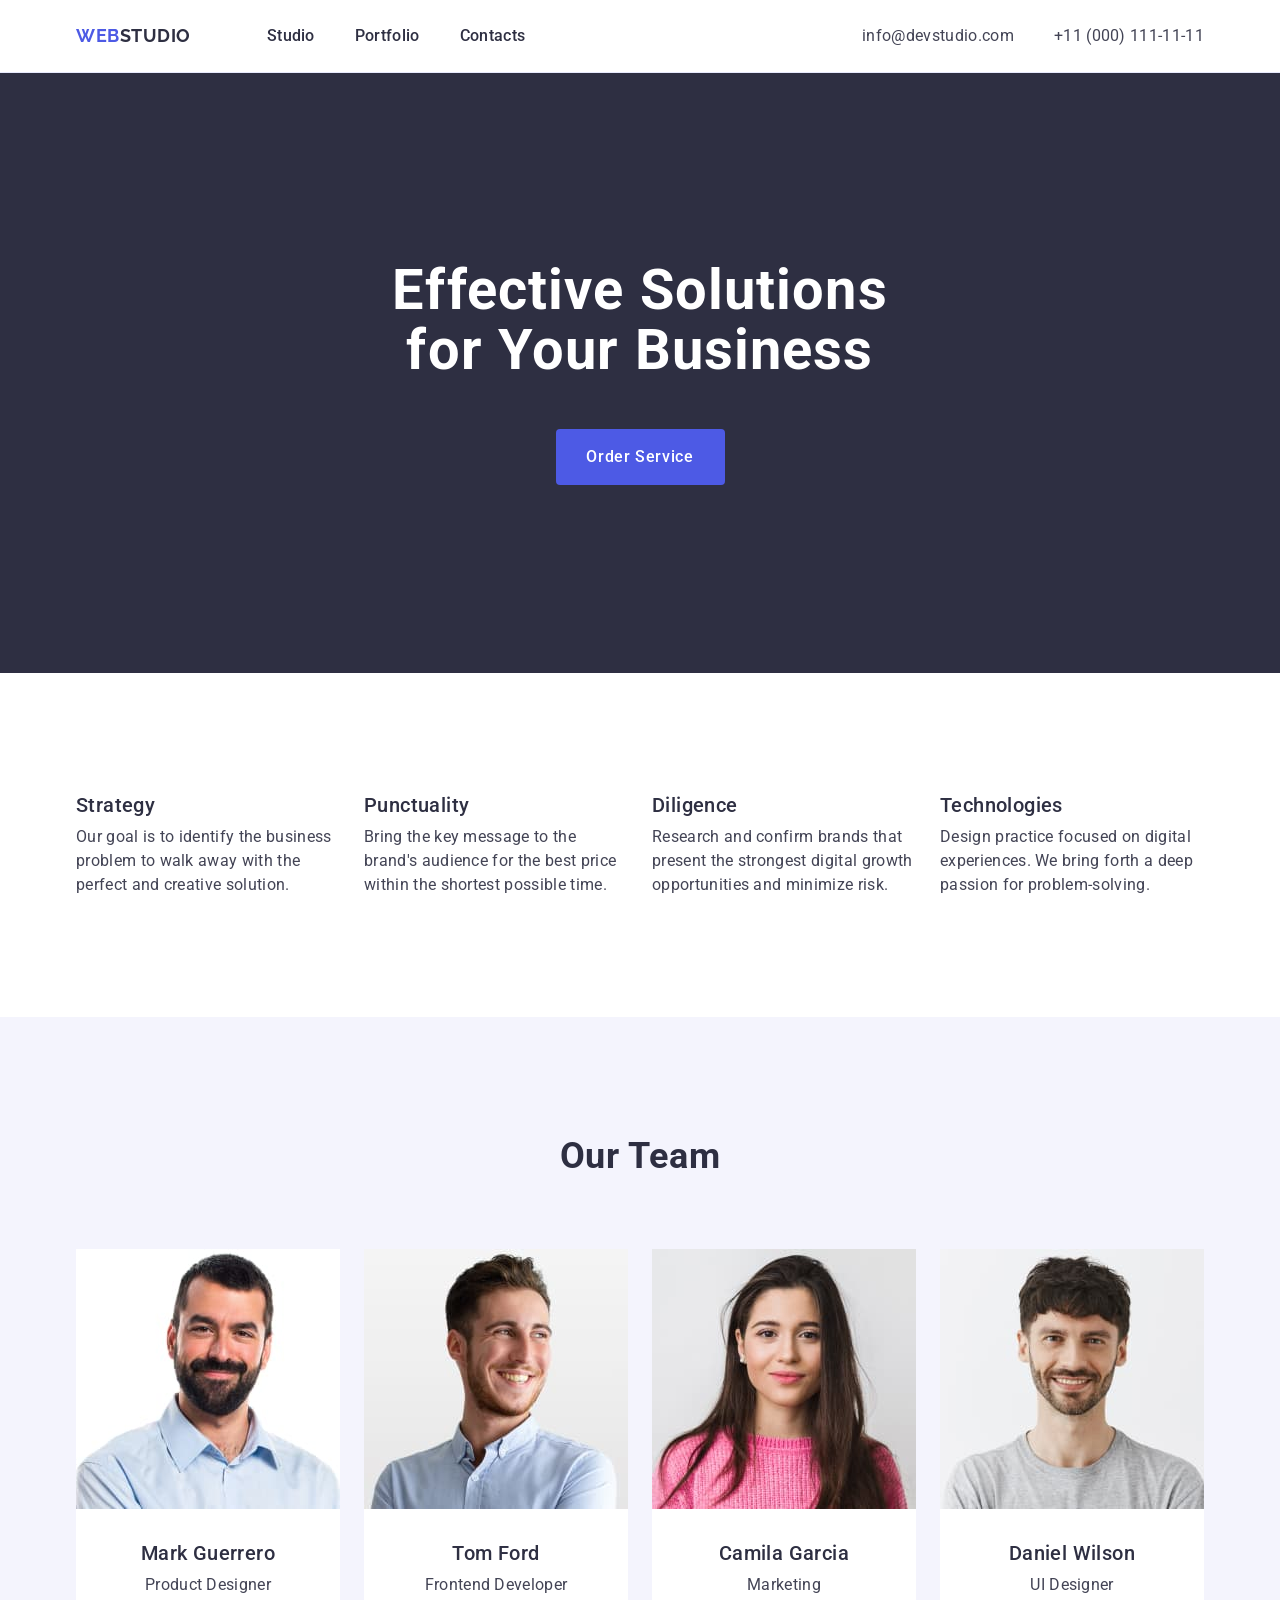
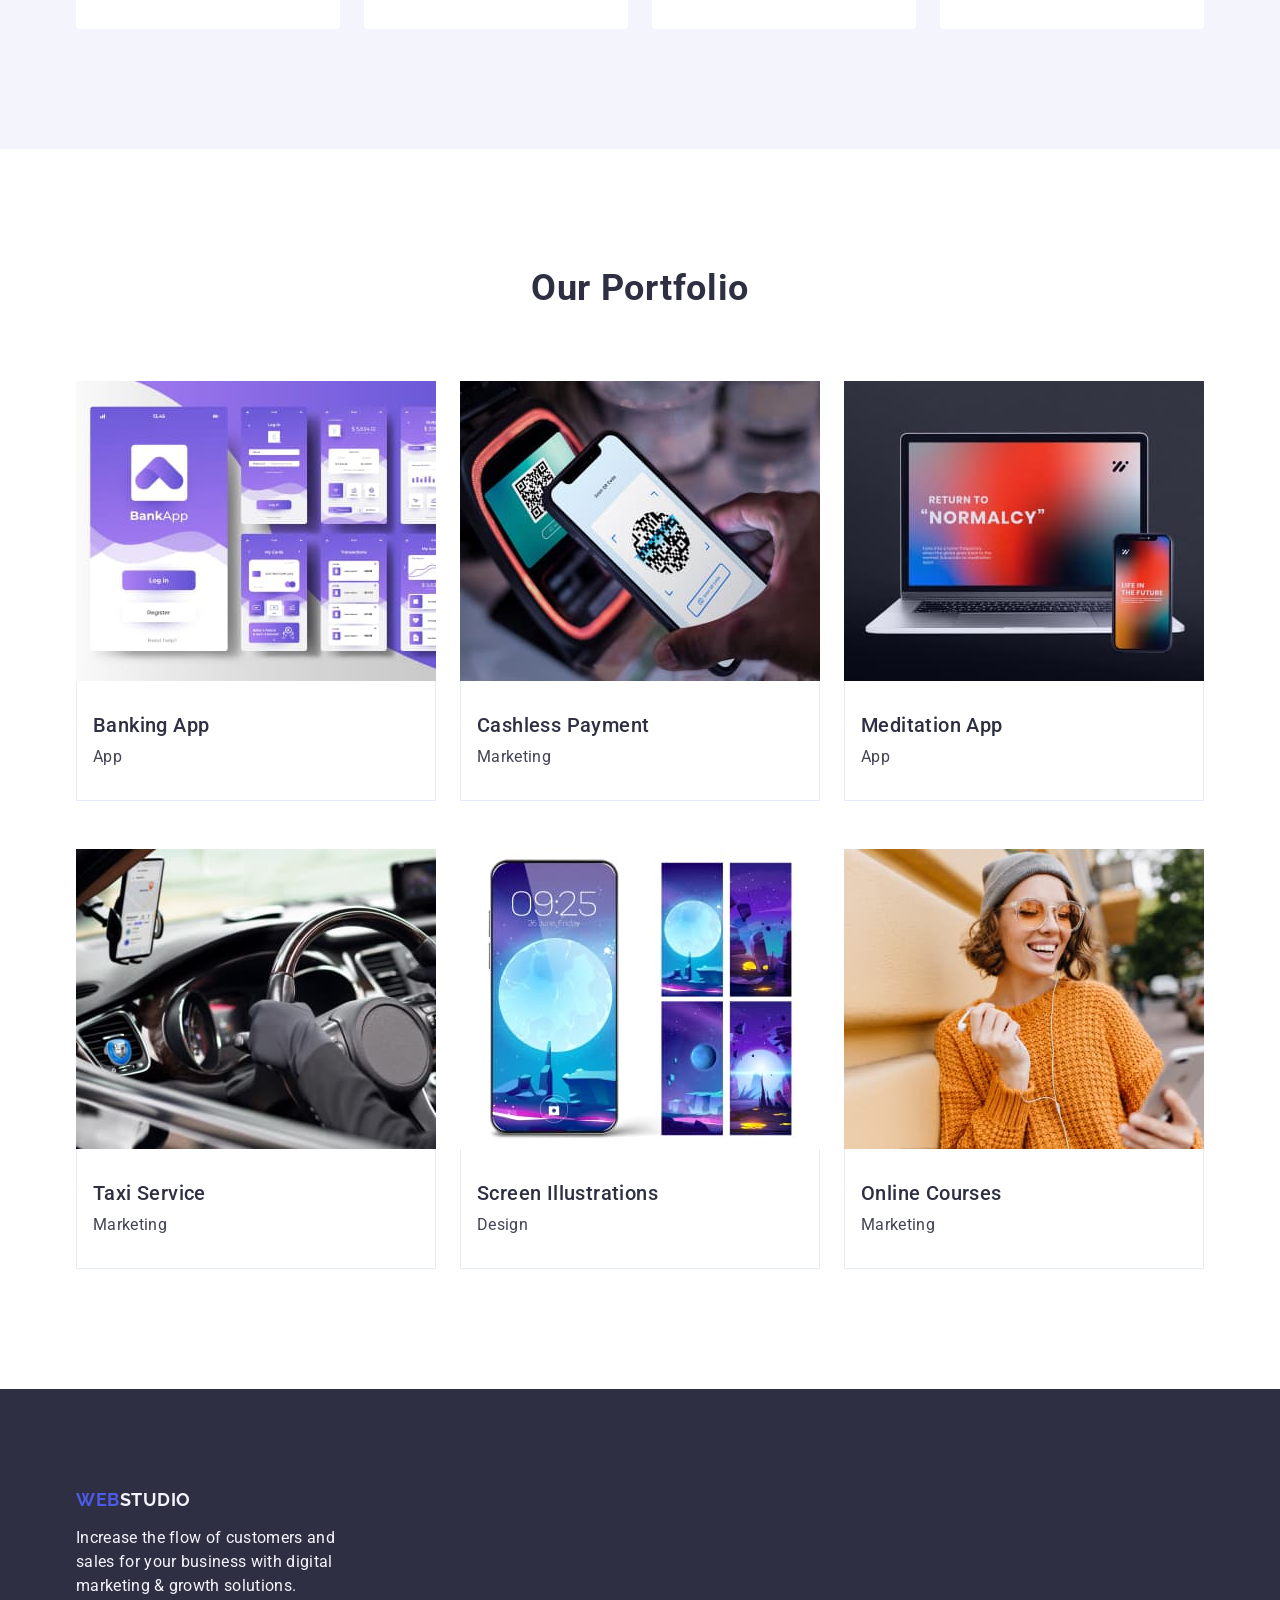
<file: index.html>
<!DOCTYPE html>
<html lang="en">

<head>
    <meta charset="UTF-8">
    <meta name="viewport" content="width=device-width, initial-scale=1.0">
    <title>WebStudio</title>
    <link rel="preconnect" href="https://fonts.googleapis.com">
    <link rel="preconnect" href="https://fonts.gstatic.com" crossorigin>
    <link href="https://fonts.googleapis.com/css2?family=Raleway:wght@700&family=Roboto:wght@400;500;700&display=swap"
        rel="stylesheet">
    <link rel="stylesheet"
        href="https://cdnjs.cloudflare.com/ajax/libs/modern-normalize/3.0.0/modern-normalize.min.css">
    <link rel="stylesheet" href="./css/styles.css">
</head>

<body>
    <!--Navigation-->
    <header class="page-header">
        <div class="container header-container">
            <nav class="header-nav">
                <a class="logo header-logo" href="./index.html">Web<span class="logo-color">Studio</span></a>
                <ul class="nav-list">
                    <li class="nav-item">
                        <a class="nav-link" href="./index.html">Studio</a>
                    </li>
                    <li class="nav-item">
                        <a class="nav-link" href="">Portfolio</a>
                    </li>
                    <li class="nav-item">
                        <a class="nav-link" href="">Contacts</a>
                    </li>
                </ul>
            </nav>
            <address class="contacts">
                <ul class="contacts-list">
                    <li class="contacts-item">
                        <a class="contacts-link" href="mailto:info@devstudio.com">info@devstudio.com</a>
                    </li>
                    <li class="contacts-item">
                        <a class="contacts-link" href="tel:+110001111111">+11 (000) 111-11-11</a>
                    </li>
                </ul>
            </address>
        </div>
    </header>

    <main>
        <!--Hero section-->
        <section class="hero section">
            <div class="container">
                <h1 class="hero-title">Effective Solutions for Your Business</h1>
                <button class="hero-button" type="button">Order Service</button>
            </div>
        </section>
        <!--Benefits section-->
        <section class="benefits section">
            <div class="container">
                <h2 class="section-title visually-hidden">Benefits</h2>
                <ul class="benefits-list">
                    <li class="benefits-item">
                        <h3 class="benefits-item-title">Strategy</h3>
                        <p class="benefits-item-text">Our goal is to identify the business
                            problem to walk away with the perfect and creative solution.
                        </p>
                    </li>
                    <li class="benefits-item">
                        <h3 class="benefits-item-title">Punctuality</h3>
                        <p class="benefits-item-text">Bring the key message to the brand's audience
                            for the best price within the shortest possible
                            time.
                        </p>
                    </li>
                    <li class="benefits-item">
                        <h3 class="benefits-item-title">Diligence</h3>
                        <p class="benefits-item-text">Research and confirm brands that present the strongest
                            digital growth opportunities and minimize
                            risk.
                        </p>
                    </li>
                    <li class="benefits-item">
                        <h3 class="benefits-item-title">Technologies</h3>
                        <p class="benefits-item-text">Design practice focused on digital experiences.
                            We bring forth a deep passion for
                            problem-solving.
                        </p>
                    </li>
                </ul>
            </div>
        </section>
        <!--Team section-->
        <section class="team section">
            <div class="container">
                <h2 class="section-title">Our Team</h2>
                <ul class="team-list">
                    <li class="team-item">
                        <img class="team-item-img" src="./images/mark.jpg" alt="worker Mark" width="264" height="260">
                        <div class="team-item-container">
                            <h3 class="team-item-title">Mark Guerrero</h3>
                            <p class="team-item-text">Product Designer</p>
                        </div>
                    </li>
                    <li class="team-item">
                        <img class="team-item-img" src="./images/tom.jpg" alt="worker Tom" width="264" height="260">
                        <div class="team-item-container">
                            <h3 class="team-item-title">Tom Ford</h3>
                            <p class="team-item-text">Frontend Developer</p>
                        </div>
                    </li>
                    <li class="team-item">
                        <img class="team-item-img" src="./images/camila.jpg" alt="worker Camila" width="264"
                            height="260">
                        <div class="team-item-container">
                            <h3 class="team-item-title">Camila Garcia</h3>
                            <p class="team-item-text">Marketing</p>
                        </div>
                    </li>
                    <li class="team-item">
                        <img class="team-item-img" src="./images/daniel.jpg" alt="worker Daniel" width="264"
                            height="260">
                        <div class="team-item-container">
                            <h3 class="team-item-title">Daniel Wilson</h3>
                            <p class="team-item-text">UI Designer</p>
                        </div>
                    </li>
                </ul>
            </div>
        </section>
        <!--Portfolio section-->
        <section class="portfolio section">
            <div class="container">
                <h2 class="section-title">Our Portfolio</h2>
                <ul class="portfolio-list">
                    <li class="portfolio-item">
                        <img class="portfolio-item-img" src="./images/bankingapp.jpg" alt="banking app design"
                            width="360" height="300">
                        <div class="portfolio-item-container">
                            <h3 class="portfolio-item-title">Banking App</h3>
                            <p class="portfolio-item-text">App</p>
                        </div>
                    </li>
                    <li class="portfolio-item">
                        <img class="portfolio-item-img" src="./images/cashlesspayment.jpg" alt="payment using qr code"
                            width="360" height="300">
                        <div class="portfolio-item-container">
                            <h3 class="portfolio-item-title">Cashless Payment</h3>
                            <p class="portfolio-item-text">Marketing</p>
                        </div>
                    </li>
                    <li class="portfolio-item">
                        <img class="portfolio-item-img" src="./images/meditationapp.jpg" alt="laptop and phone"
                            width="360" height="300">
                        <div class="portfolio-item-container">
                            <h3 class="portfolio-item-title">Meditation App</h3>
                            <p class="portfolio-item-text">App</p>
                        </div>
                    </li>
                    <li class="portfolio-item">
                        <img class="portfolio-item-img" src="./images/taxiservice.jpg" alt="car interior" width="360"
                            height="300">
                        <div class="portfolio-item-container">
                            <h3 class="portfolio-item-title">Taxi Service</h3>
                            <p class="portfolio-item-text">Marketing</p>
                        </div>
                    </li>
                    <li class="portfolio-item">
                        <img class="portfolio-item-img" src="./images/screenillustrations.jpg" alt="phone home screen"
                            width="360" height="300">
                        <div class="portfolio-item-container">
                            <h3 class="portfolio-item-title">Screen Illustrations</h3>
                            <p class="portfolio-item-text">Design</p>
                        </div>
                    </li>
                    <li class="portfolio-item">
                        <img class="portfolio-item-img" src="./images/onlinecourses.jpg"
                            alt="girl with headphones and a phone in her hands" width="360" height="300">
                        <div class="portfolio-item-container">
                            <h3 class="portfolio-item-title">Online Courses</h3>
                            <p class="portfolio-item-text">Marketing</p>
                        </div>
                    </li>
                </ul>
            </div>
        </section>
    </main>

    <footer class="page-footer">
        <div class="container">
            <a class="logo footer-logo" href="./index.html">Web<span class="logo-color">Studio</span></a>
            <p class="footer-text">Increase the flow of customers and sales for your business
                with digital marketing & growth solutions.
            </p>
        </div>
    </footer>
</body>

</html>
</file>
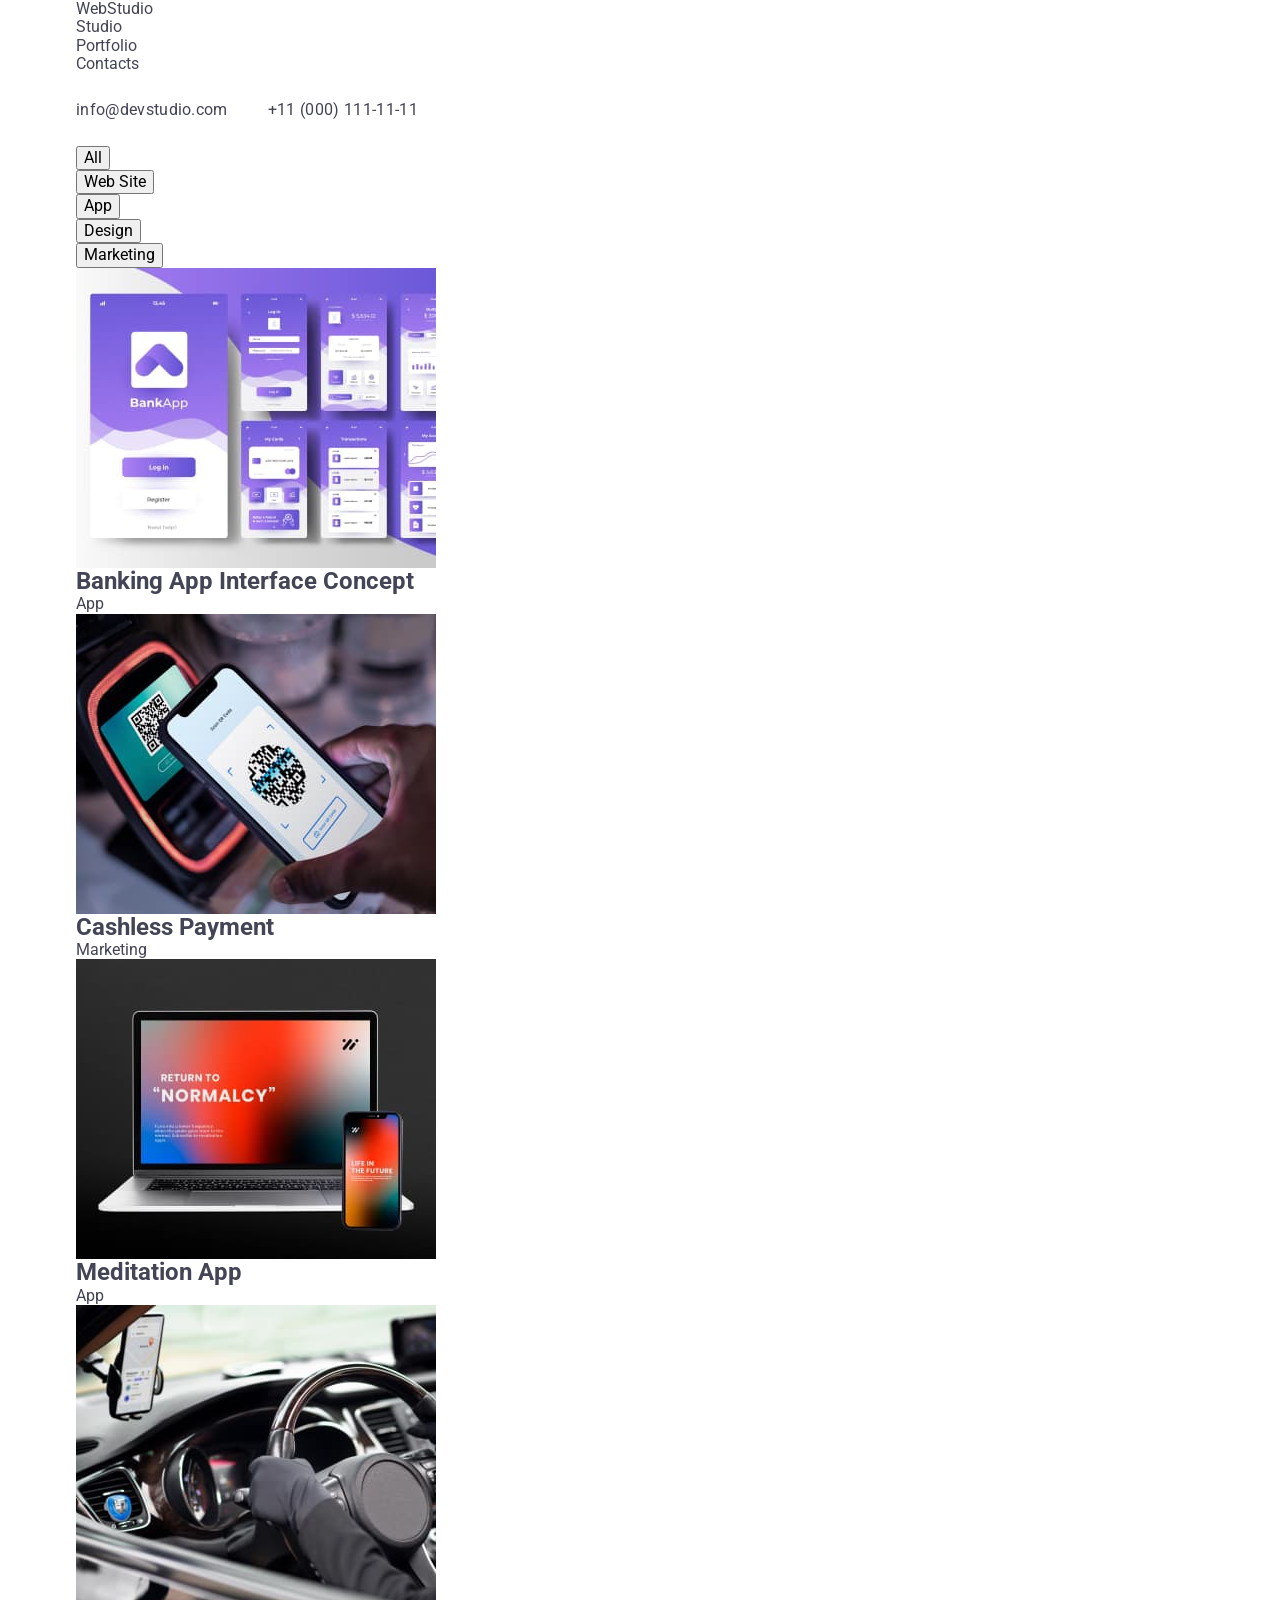
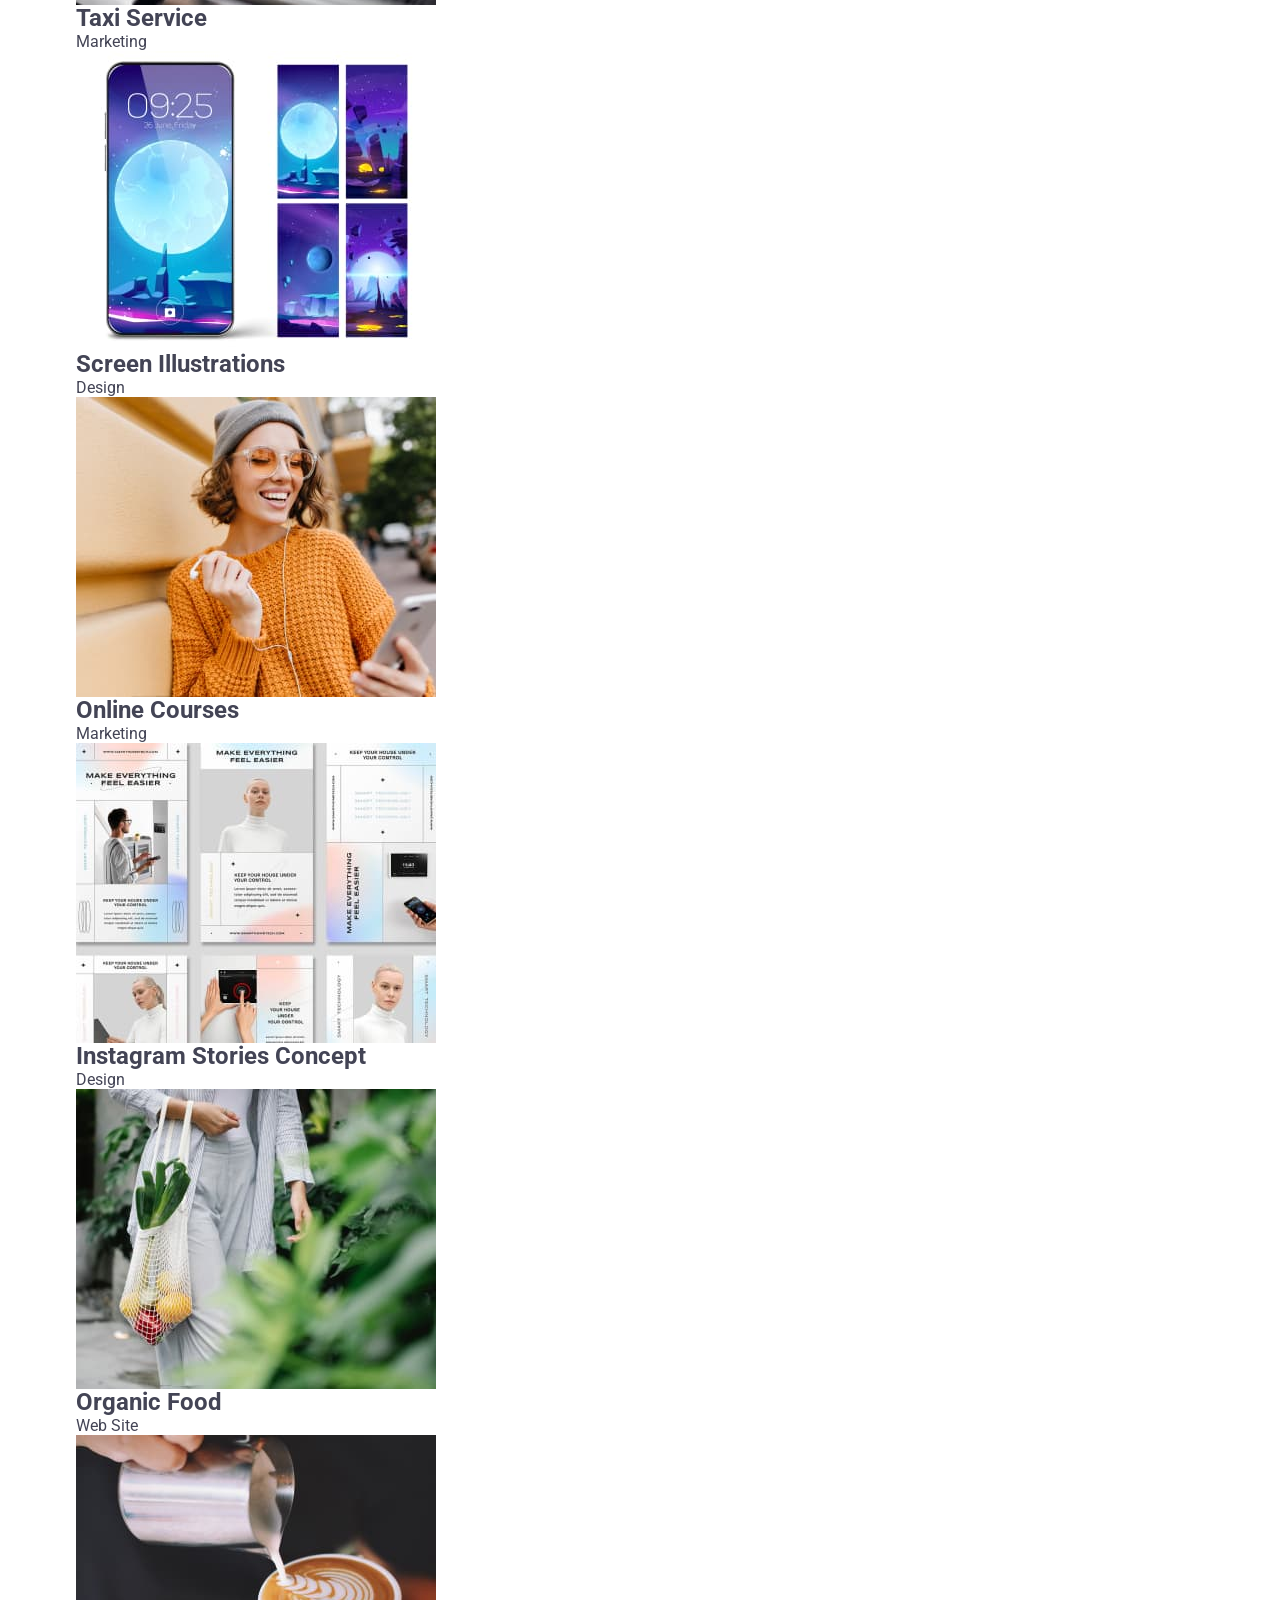
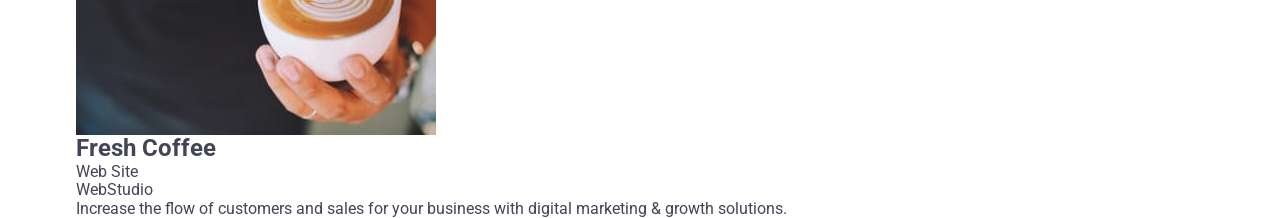
<file: portfolio.html>
<!DOCTYPE html>
<html lang="en">

<head>
    <meta charset="UTF-8">
    <meta name="viewport" content="width=device-width, initial-scale=1.0">
    <title>Home work two</title>
    <link rel="preconnect" href="https://fonts.googleapis.com">
    <link rel="preconnect" href="https://fonts.gstatic.com" crossorigin>
    <link
        href="https://fonts.googleapis.com/css2?family=Raleway:wght@800&family=Roboto:wght@400;500;700;900&display=swap"
        rel="stylesheet">
    <link rel="stylesheet" href="https://cdnjs.cloudflare.com/ajax/libs/modern-normalize/2.0.0/modern-normalize.min.css"
        integrity="sha512-4xo8blKMVCiXpTaLzQSLSw3KFOVPWhm/TRtuPVc4WG6kUgjH6J03IBuG7JZPkcWMxJ5huwaBpOpnwYElP/m6wg=="
        crossorigin="anonymous" referrerpolicy="no-referrer" />
    <link rel="stylesheet" href="./css/styles.css">
</head>

<body>
    <header class="header">
        <div class="container main-container">
            <nav class="header-navigation">
                <a href="./index.html" class="header-logo link">
                    Web<span class="logo-part">Studio</span>
                </a>

                <ul class="header-list list">

                    <li class="header-item">
                        <a href="./index.html" class="header-link link">Studio</a>
                    </li>

                    <li class="header-item">
                        <a href="./portfolio.html" class="header-link link">Portfolio</a>
                    </li>

                    <li class="header-item">
                        <a href="" class="header-link link">Contacts</a>
                    </li>

                </ul>
            </nav>

            <address class="contacts">
                <ul class="contacts-list list">

                    <li class="contacts-item">
                        <a href="mailto:info@devstudio.com" class="contacts-link link">info@devstudio.com</a>
                    </li>

                    <li class="contacts-item">
                        <a href="tel:+110001111111" class="contacts-link link">+11 (000) 111-11-11</a>
                    </li>

                </ul>
            </address>
        </div>
    </header>

    <main>

        <section class="main">
            <div class="container">
                <h1 class="main-services visually-hidden">List of services</h1>

                <ul class="main-services-list list">

                    <li>
                        <button type="button" class="main-item-button">All</button>
                    </li>

                    <li>
                        <button type="button" class="main-item-button">Web Site</button>
                    </li>

                    <li>
                        <button type="button" class="main-item-button">App</button>
                    </li>

                    <li>
                        <button type="button" class="main-item-button">Design</button>
                    </li>

                    <li>
                        <button type="button" class="main-item-button">Marketing</button>
                    </li>
                </ul>



                <ul class="main-images-list list">
                    <li class="main-list-item">
                        <a href="" class="main-item-link link">
                            <img src="./images/img111.jpg" alt="interface concept" width="360">
                            <div class="second-container">
                                <h2 class="main-item-title">Banking App Interface Concept</h2>
                                <p class="main-item-text">App</p>
                            </div>
                        </a>

                    </li>

                    <li class="main-list-item">
                        <a href="" class="main-item-link link">
                            <img src="./images/img222.jpg" alt="payment by phone" width="360">
                            <div class="second-container">
                                <h2 class="main-item-title">Cashless Payment</h2>
                                <p class="main-item-text">Marketing</p>
                            </div>
                        </a>

                    </li>

                    <li class="main-list-item">
                        <a href="" class="main-item-link link">
                            <img src="./images/img333.jpg" alt="laptop and phone with text on screens" width="360">
                            <div class="second-container">
                                <h2 class="main-item-title">Meditation App</h2>
                                <p class="main-item-text">App</p>
                            </div>
                        </a>

                    </li>


                    <li class="main-list-item">
                        <a href="" class="main-item-link link">
                            <img src="./images/img1111.jpg" alt="steering wheel and part of the car interior"
                                width="360">
                            <div class="second-container">
                                <h2 class="main-item-title">Taxi Service</h2>
                                <p class="main-item-text">Marketing</p>
                            </div>
                        </a>

                    </li>

                    <li class="main-list-item">
                        <a href="" class="main-item-link link">
                            <img src="./images/img2222.jpg" alt="phone lock screen" width="360">
                            <div class="second-container">
                                <h2 class="main-item-title">Screen Illustrations</h2>
                                <p class="main-item-text">Design</p>
                            </div>
                        </a>

                    </li>

                    <li class="main-list-item">
                        <a href="" class="main-item-link link">
                            <img src="./images/img3333.jpg" alt="woman in headphones looking at her phone" width="360">
                            <div class="second-container">
                                <h2 class="main-item-title">Online Courses</h2>
                                <p class="main-item-text">Marketing</p>
                            </div>
                        </a>

                    </li>





                    <li class="main-list-item">
                        <a href="" class="main-item-link link">
                            <img src="./images/imgone.jpg" alt="images with text" width="360">
                            <div class="second-container">
                                <h2 class="main-item-title">Instagram Stories Concept</h2>
                                <p class="main-item-text">Design</p>
                            </div>
                        </a>

                    </li>

                    <li class="main-list-item">
                        <a href="" class="main-item-link link">
                            <img src="./images/imgtwo.jpg" alt="woman carrying groceries in a bag" width="360">
                            <div class="second-container">
                                <h2 class="main-item-title">Organic Food</h2>
                                <p class="main-item-text">Web Site</p>
                            </div>
                        </a>

                    </li>

                    <li class="main-list-item">
                        <a href="" class="main-item-link link">
                            <img src="./images/imgthree.jpg" alt="man pouring coffee into a cup" width="360">
                            <div class="second-container">
                                <h2 class="main-item-title">Fresh Coffee</h2>
                                <p class="main-item-text">Web Site</p>
                            </div>
                        </a>

                    </li>

                </ul>
            </div>

        </section>

    </main>

    <footer class="second-logo">
        <div class="container">
            <a href="./index.html" class="second-logo-link link">
                Web<span class="second-logo-part">Studio</span>
            </a>
            <p class="second-logo-text">Increase the flow of customers and sales for your business with digital
                marketing &
                growth solutions.</p>
        </div>
    </footer>


</body>

</html>
</file>
<file: css/styles.css>
ul,
ol {
    list-style-type: none;
    margin: 0;
    padding: 0;
}

.container {
    max-width: 1158px;
    padding: 0 15px;
    margin: 0 auto;
}

h1, h2, h3, h4, h5, h6, p {
    margin: 0;
}

a {
    text-decoration: none;
    color: inherit;
}

button {
    cursor: pointer;
}

body {
    font-family: "Roboto", sans-serif;
    color: #434455;
    background-color: #fff;
}

img {
    display: block;
    max-width: 100%;
    height: auto;
}

.section {
    padding: 120px 0;
}

/*=============HEADER STYLES==========*/
.page-header {
    border-bottom: 1px solid #e7e9fc;
}

.header-container {
    display: flex;
    align-items: center;
}

.header-nav {
    display: flex;
    align-items: center;
}

.nav-list {
    display: flex;
    align-items: center;
    gap: 40px;
}

.header-logo {
    padding: 24px 0;
    margin-right: 76px;
}

.logo {
    font-family: "Raleway", sans-serif;
    font-weight: 700;
    font-size: 18px;
    line-height: 1.17;
    letter-spacing: 0.03em;
    text-transform: uppercase;
    color: #4d5ae5;
}

.header-logo .logo-color {
    color: #2e2f42;
}

.nav-link {
    display: block;
    padding: 24px 0;
    font-weight: 500;
    font-size: 16px;
    line-height: 1.5;
    letter-spacing: 0.02em;
    color: #2e2f42;
}

.nav-link:hover,
.nav-link:focus,
.contacts-link:hover,
.contacts-link:focus {
    color: #404bbf;
}

.contacts {
    font-style: normal;
    margin-left: auto;
}

.contacts-list {
    display: flex;
    align-items: center;
    gap: 40px;
}

.contacts-link {
    font-size: 16px;
    line-height: 1.5;
    letter-spacing: 0.02em;
    color: #434455;
    display: block;
    padding: 24px 0;
}

/*============/HEADER STYLES==========*/

/*=============MAIN STYLES============*/
.section-title {
    font-weight: 700;
    font-size: 36px;
    line-height: 1.11;
    letter-spacing: 0.02em;
    text-align: center;
    color: #2e2f42;
    text-transform: capitalize;
    margin-bottom: 72px;
}

.hero {
    padding: 188px 0;
}

.hero {
    background-color: #2e2f42;
}

.hero-title {
    font-weight: 700;
    font-size: 56px;
    line-height: 1.07;
    letter-spacing: 0.02em;
    text-align: center;
    color: #fff;
    margin-right: auto;
    margin-left: auto;
    margin-bottom: 48px;
    max-width: 496px;
}

.hero-button {
    font-weight: 500;
    font-size: 16px;
    line-height: 1.5;
    letter-spacing: 0.04em;
    color: #fff;
    background-color: #4d5ae5;
    margin-right: auto;
    margin-left: auto;
    display: block;
    min-width: 169px;
    height: 56px;
    border: none;
    border-radius: 4px;
}

.hero-button:hover,
.hero-button:focus {
    background-color: #404bbf;
}

.benefits-list {
    display: flex;
    gap: 24px;
}

.benefits-item {
    width: calc((100% - 72px) / 4);
}

.benefits-item-title {
    font-weight: 500;
    font-size: 20px;
    line-height: 1.2;
    letter-spacing: 0.02em;
    color: #2e2f42;
    margin-bottom: 8px;
}

.benefits-item-text {
    font-size: 16px;
    line-height: 1.5;
    letter-spacing: 0.02em;
    color: #434455;
}

.visually-hidden {
    position: absolute;
    width: 1px;
    height: 1px;
    margin: -1px;
    border: 0;
    padding: 0;
    white-space: nowrap;
    clip-path: inset(100%);
    clip: rect(0 0 0 0);
    overflow: hidden;
}

.team {
    background-color: #f4f4fd;
}

.team-item {
    background-color: #FFFFFF;
    border-radius: 0 0 4px 4px;
    width: calc((100% - 72) / 4);
}

.team-list {
    display: flex;
    gap: 24px;
}

.team-item-container {
    padding: 32px 0;
}

.team-item-title {
    font-weight: 500;
    font-size: 20px;
    line-height: 1.2;
    letter-spacing: 0.02em;
    text-align: center;
    color: #2e2f42;
    margin-bottom: 8px;
}

.team-item-text {
    font-size: 16px;
    line-height: 1.5;
    letter-spacing: 0.02em;
    text-align: center;
    color: #434455;
}

.portfolio-list {
    display: flex;
    flex-wrap:wrap;
    column-gap: 24px;
    row-gap: 48px;
}

.portfolio-item-title {
    font-weight: 500;
    font-size: 20px;
    line-height: 1.2;
    letter-spacing: 0.02em;
    color: #2e2f42;
    margin-bottom: 8px;
}

.portfolio-item-text {
    font-size: 16px;
    line-height: 1.5;
    letter-spacing: 0.02em;
    color: #434455;
}

.portfolio-item-container {
    border-bottom: 1px solid #e7e9fc;
    border-left: 1px solid #e7e9fc;
    border-right: 1px solid #e7e9fc;
    padding: 32px 16px;
    width: 360px;
    height: 120px;
}

.portfolio-item {
    width: calc((100% - 48px) / 3);
}
/*============/MAIN STYLES============*/

/*=============FOOTER STYLES==========*/
.page-footer {
    background-color: #2e2f42;
    padding: 100px 0;
}

.footer-logo .logo-color {
    color: #f4f4fd;
}

.footer-text {
    font-size: 16px;
    line-height: 1.5;
    letter-spacing: 0.02em;
    color: #f4f4fd;
    width: 264px;
}

.footer-logo {
    display: inline-block;
    margin-bottom: 16px;
}

/*============/FOOTER STYLES==========*/
</file>
